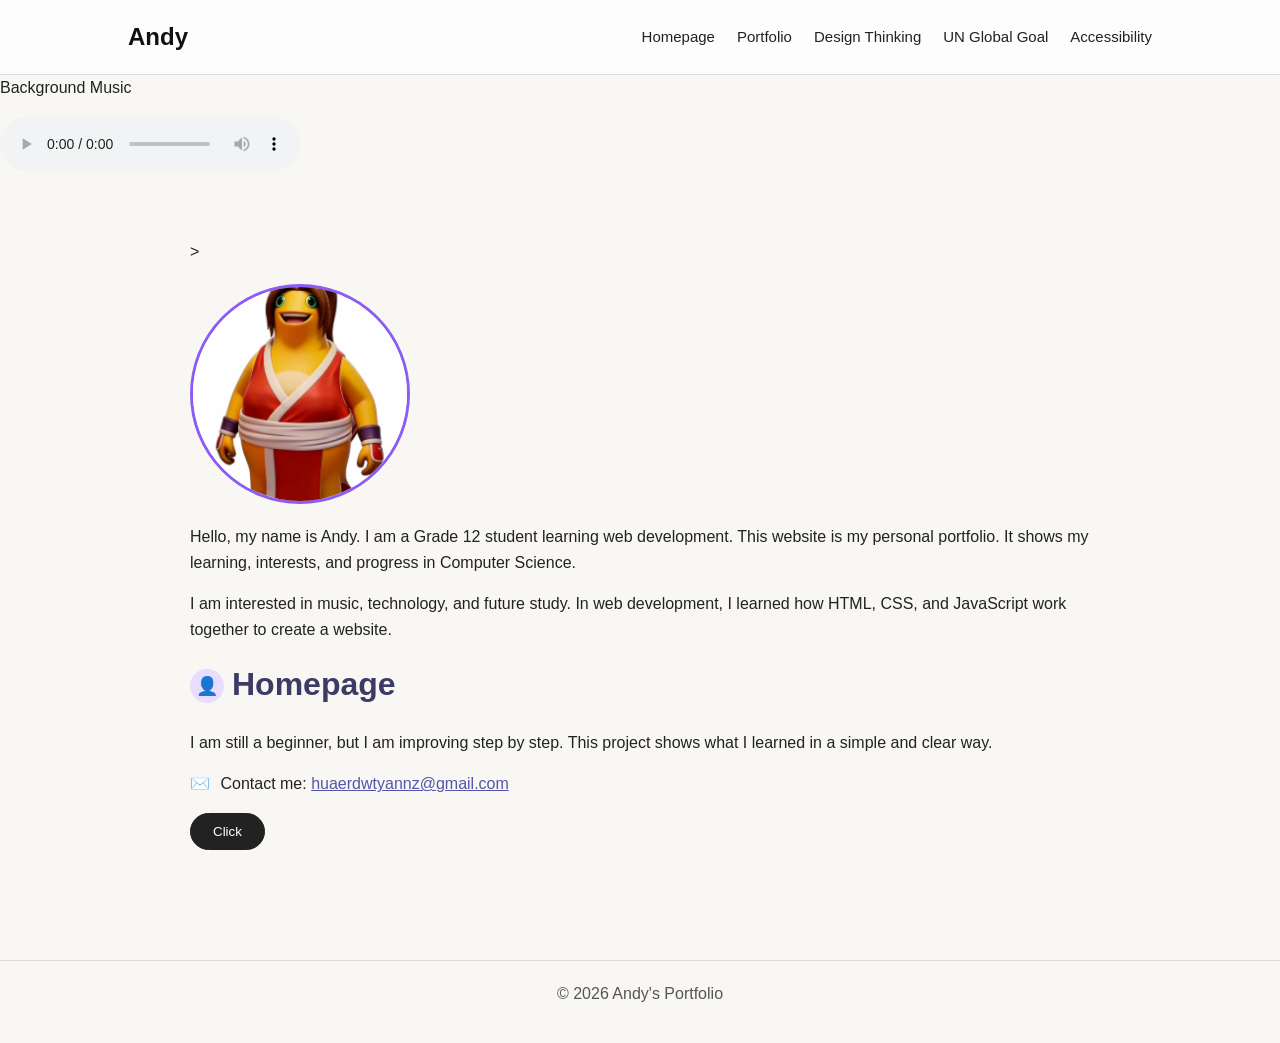
<file: index.html>
<!DOCTYPE html>
<html lang="en">
<head>
    <meta charset="UTF-8">
    <meta name="viewport" content="width=device-width, initial-scale=1.0">
    <title>Andy - Homepage</title>
    <link rel="stylesheet" href="styles/main.css">
</head>

<body>
    <header>
        <nav class="navbar">
            <h1>Andy</h1>

            <ul>
                <li><a href="index.html">Homepage</a></li>
                <li><a href="portfolio.html">Portfolio</a></li>
                <li><a href="design.html">Design Thinking</a></li>
                <li><a href="goal.html">UN Global Goal</a></li>
                <li><a href="accessibility.html">Accessibility</a></li>
            </ul>
        </nav>

<div class="music-area">
    <p>Background Music</p>
    <audio src="audio/bgm.mp3" controls loop></audio>
</div>
    </header>

    <main class="page">
        <section class="content">
            >

            <img class="profile-photo" src="images/andy.jpg" alt="Photo of Andy">

            <p>
                Hello, my name is Andy. I am a Grade 12 student learning web development.
                This website is my personal portfolio. It shows my learning, interests, and
                progress in Computer Science.
            </p>

            <p>
                I am interested in music, technology, and future study. In web development,
                I learned how HTML, CSS, and JavaScript work together to create a website.
            </p>

            <p><h2><span class="icon" aria-hidden="true">👤</span>Homepage</h2>
                I am still a beginner, but I am improving step by step. This project shows
                what I learned in a simple and clear way.
            </p>

            <p class="contact">
    <span class="small-icon" aria-hidden="true">✉️</span>
    Contact me:
    <a href="mailto:huaerdwtyannz@gmail.com">huaerdwtyannz@gmail.com</a>
</p>

            <button id="introBtn" class="circle-btn">Click</button>
            <p id="introText" class="message"></p>
        </section>
    </main>

    <footer>
        <p>© 2026 Andy's Portfolio</p>
    </footer>

    <script src="scripts/main.js"></script>
</body>
</html>
</file>
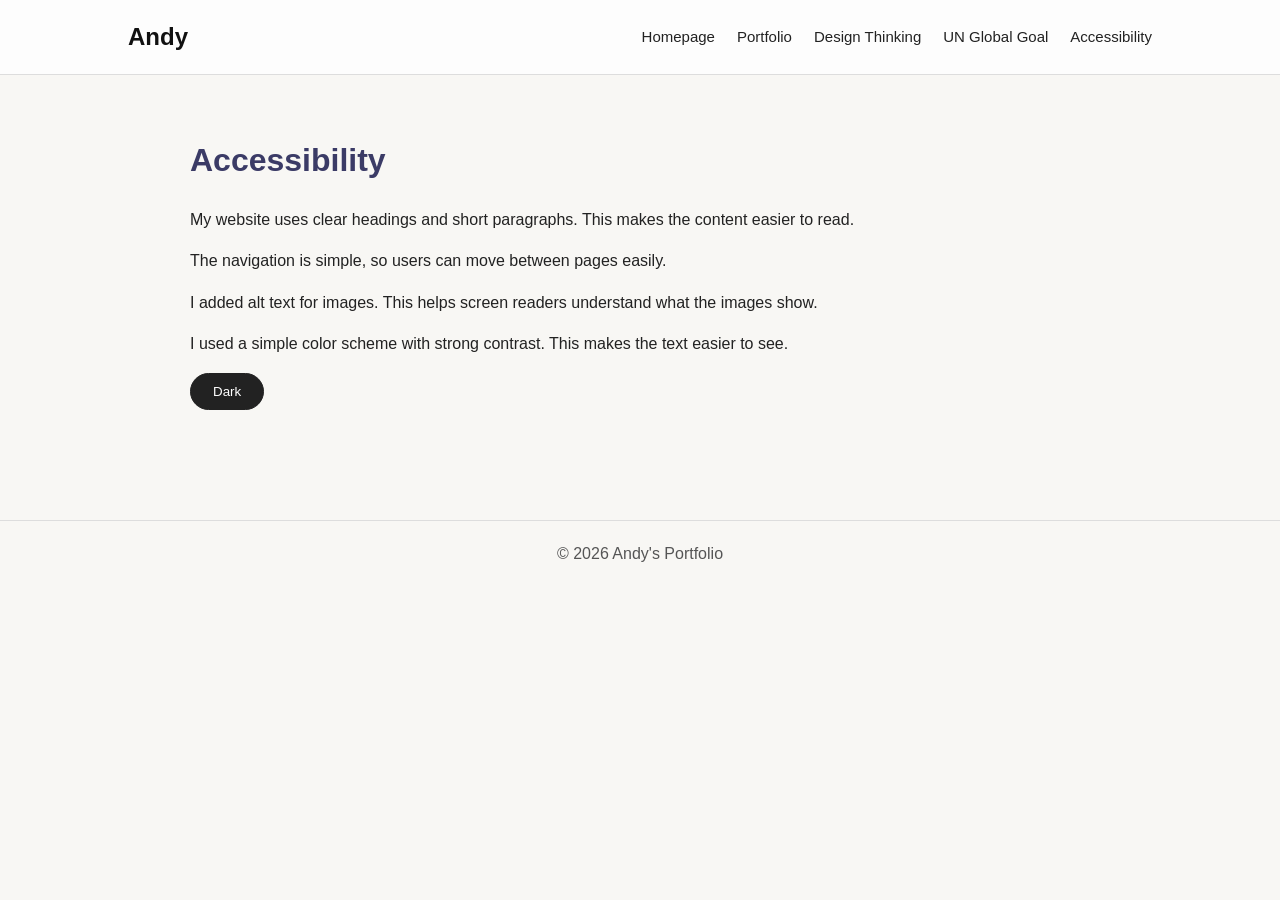
<file: accessibility.html>
<!DOCTYPE html>
<html lang="en">
<head>
    <meta charset="UTF-8">
    <meta name="viewport" content="width=device-width, initial-scale=1.0">
    <title>Andy - Accessibility</title>
    <link rel="stylesheet" href="styles/main.css">
</head>

<body>
    <header>
        <nav class="navbar">
            <h1>Andy</h1>

            <ul>
                <li><a href="index.html">Homepage</a></li>
                <li><a href="portfolio.html">Portfolio</a></li>
                <li><a href="design.html">Design Thinking</a></li>
                <li><a href="goal.html">UN Global Goal</a></li>
                <li><a href="accessibility.html">Accessibility</a></li>
            </ul>
        </nav>
    </header>

    <main class="page">
        <section class="content">
            <h2>Accessibility</h2>

            <p>
                My website uses clear headings and short paragraphs. This makes the content
                easier to read.
            </p>

            <p>
                The navigation is simple, so users can move between pages easily.
            </p>

            <p>
                I added alt text for images. This helps screen readers understand what the
                images show.
            </p>

            <p>
                I used a simple color scheme with strong contrast. This makes the text easier
                to see.
            </p>

            <button id="themeBtn" class="circle-btn">Dark</button>
        </section>
    </main>

    <footer>
        <p>© 2026 Andy's Portfolio</p>
    </footer>

    <script src="scripts/main.js"></script>
</body>
</html>
</file>
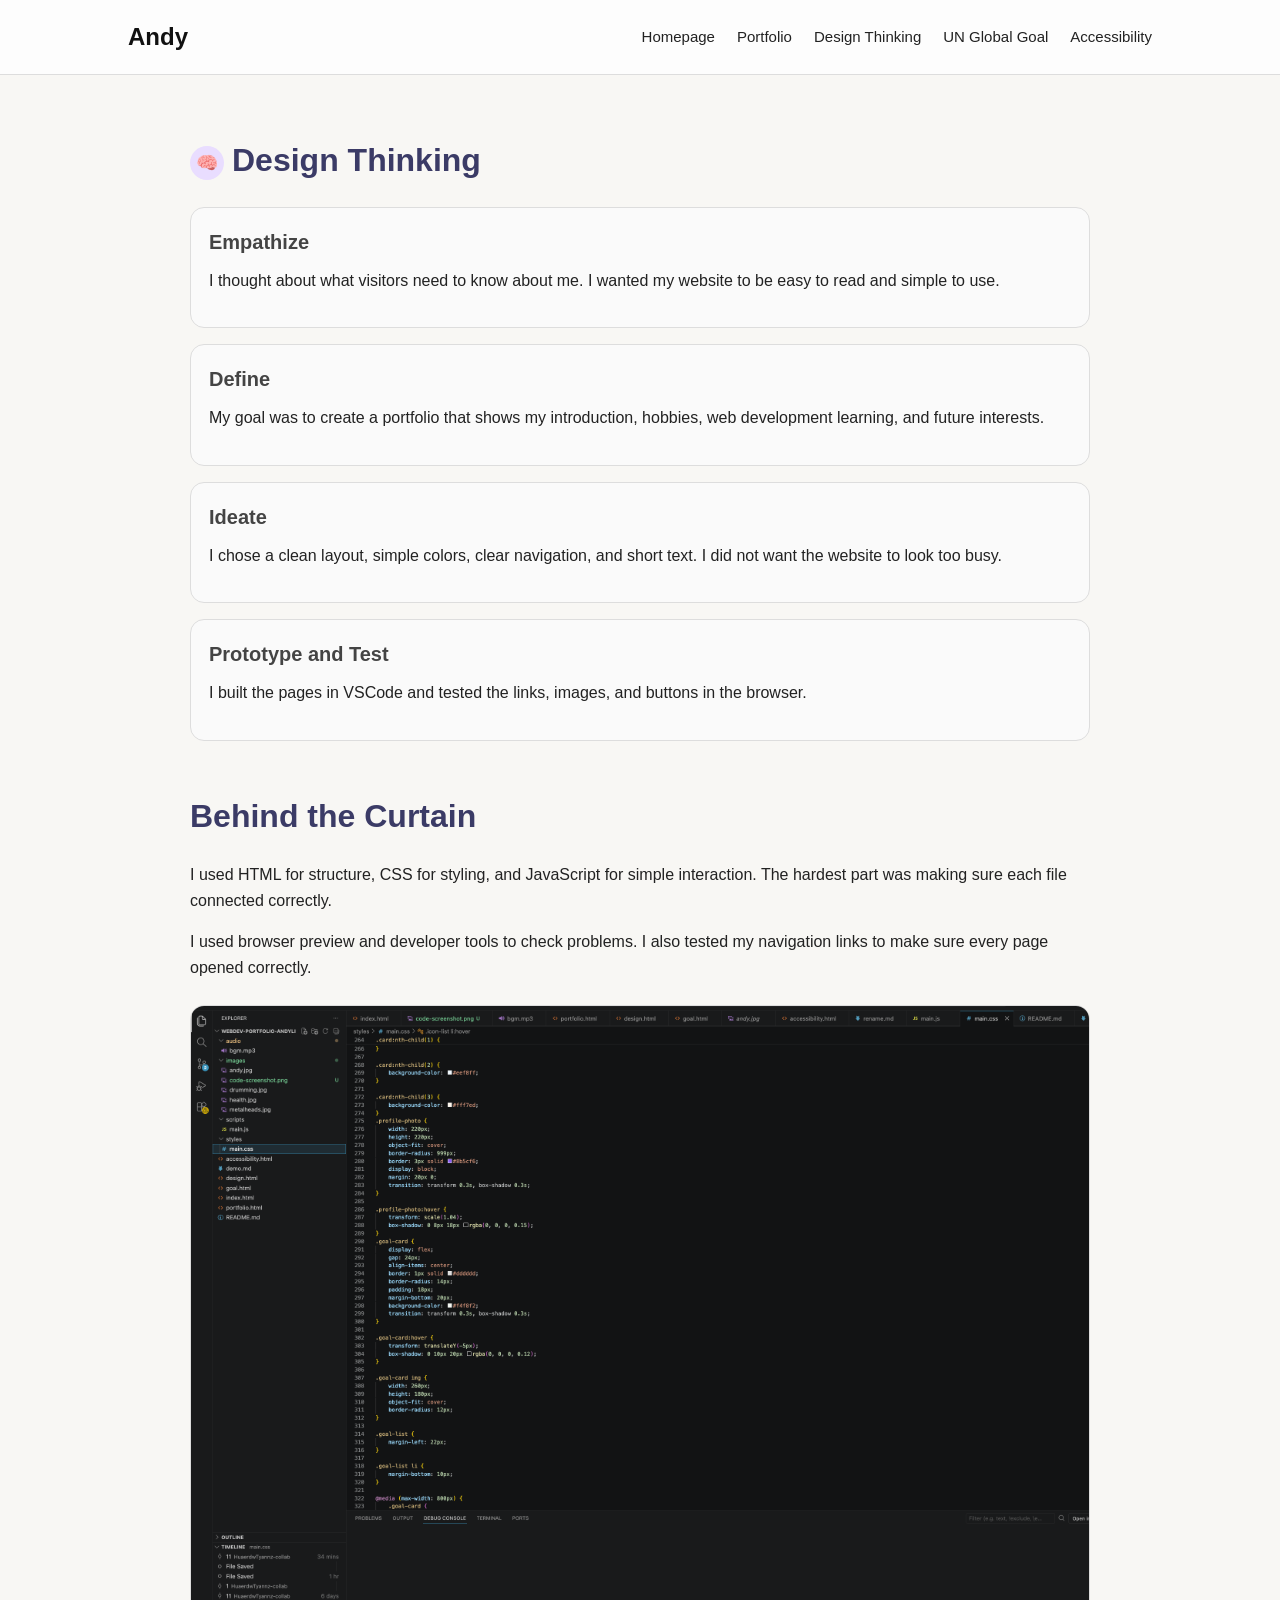
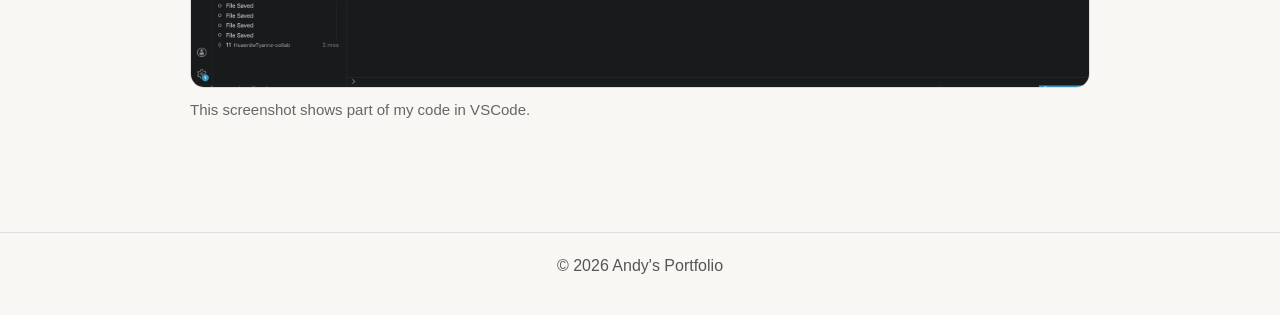
<file: design.html>
<!DOCTYPE html>
<html lang="en">
<head>
    <meta charset="UTF-8">
    <meta name="viewport" content="width=device-width, initial-scale=1.0">
    <title>Andy - Design Thinking</title>
    <link rel="stylesheet" href="styles/main.css">
</head>

<body>
    <header>
        <nav class="navbar">
            <h1>Andy</h1>

            <ul>
                <li><a href="index.html">Homepage</a></li>
                <li><a href="portfolio.html">Portfolio</a></li>
                <li><a href="design.html">Design Thinking</a></li>
                <li><a href="goal.html">UN Global Goal</a></li>
                <li><a href="accessibility.html">Accessibility</a></li>
            </ul>
        </nav>
    </header>

    <main class="page">
        <section class="content">
            <h2><span class="icon" aria-hidden="true">🧠</span>Design Thinking</h2>

            <div class="simple-box">
                <h3>Empathize</h3>
                <p>
                    I thought about what visitors need to know about me. I wanted my website
                    to be easy to read and simple to use.
                </p>
            </div>

            <div class="simple-box">
                <h3>Define</h3>
                <p>
                    My goal was to create a portfolio that shows my introduction, hobbies,
                    web development learning, and future interests.
                </p>
            </div>

            <div class="simple-box">
                <h3>Ideate</h3>
                <p>
                    I chose a clean layout, simple colors, clear navigation, and short text.
                    I did not want the website to look too busy.
                </p>
            </div>

            <div class="simple-box">
                <h3>Prototype and Test</h3>
                <p>
                    I built the pages in VSCode and tested the links, images, and buttons
                    in the browser.
                </p>
            </div>
        </section>

        <section class="content">
            <h2>Behind the Curtain</h2>

            <p>
                I used HTML for structure, CSS for styling, and JavaScript for simple
                interaction. The hardest part was making sure each file connected correctly.
            </p>

            <p>
                I used browser preview and developer tools to check problems. I also tested
                my navigation links to make sure every page opened correctly.
            </p>

            <figure class="code-screenshot-box">
    <img src="images/code-screenshot.png" alt="Screenshot of my website code in VSCode">
    <figcaption>
        This screenshot shows part of my code in VSCode.
    </figcaption>
</figure>
        </section>
    </main>

    <footer>
        <p>© 2026 Andy's Portfolio</p>
    </footer>

    <script src="scripts/main.js"></script>
</body>
</html>
</file>
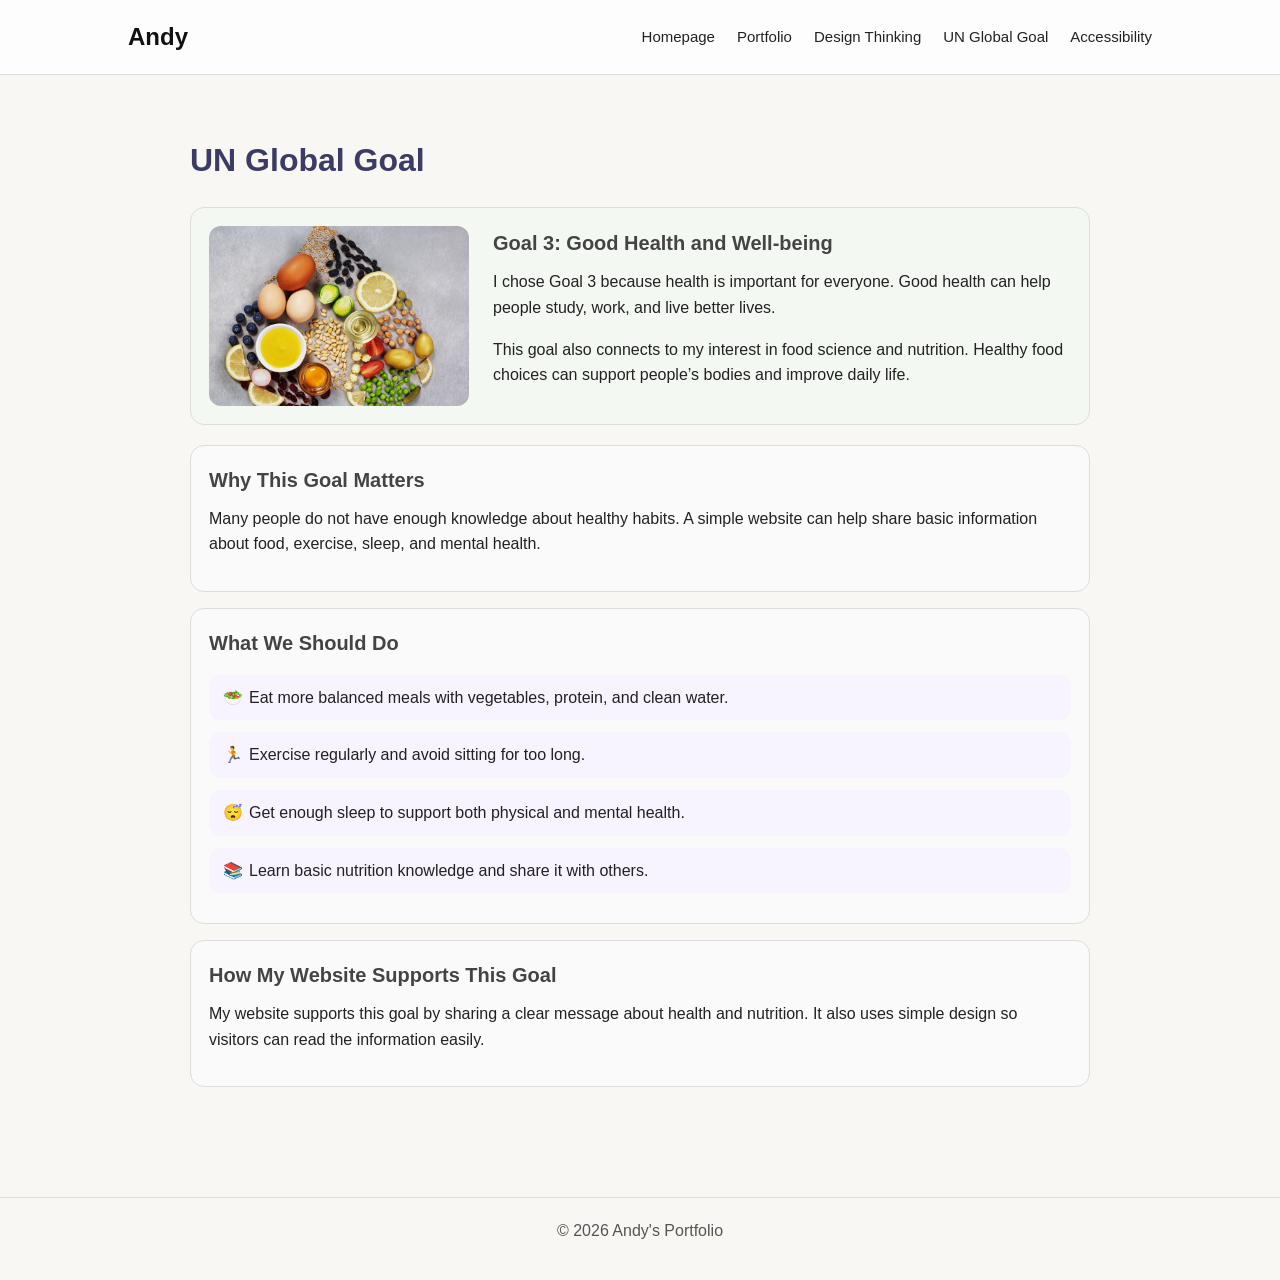
<file: goal.html>
<!DOCTYPE html>
<html lang="en">
<head>
    <meta charset="UTF-8">
    <meta name="viewport" content="width=device-width, initial-scale=1.0">
    <title>Andy - UN Global Goal</title>
    <link rel="stylesheet" href="styles/main.css">
</head>

<body>
    <header>
        <nav class="navbar">
            <h1>Andy</h1>

            <ul>
                <li><a href="index.html">Homepage</a></li>
                <li><a href="portfolio.html">Portfolio</a></li>
                <li><a href="design.html">Design Thinking</a></li>
                <li><a href="goal.html">UN Global Goal</a></li>
                <li><a href="accessibility.html">Accessibility</a></li>
            </ul>
        </nav>
    </header>

    <main class="page">
        <section class="content">
    <h2>UN Global Goal</h2>

    <div class="goal-card">
        <img src="images/health.jpg" alt="Healthy food and well-being">

        <div>
            <h3>Goal 3: Good Health and Well-being</h3>

            <p>
                I chose Goal 3 because health is important for everyone. Good health
                can help people study, work, and live better lives.
            </p>

            <p>
                This goal also connects to my interest in food science and nutrition.
                Healthy food choices can support people’s bodies and improve daily life.
            </p>
        </div>
    </div>

    <div class="simple-box">
        <h3>Why This Goal Matters</h3>
        <p>
            Many people do not have enough knowledge about healthy habits. A simple
            website can help share basic information about food, exercise, sleep, and
            mental health.
        </p>
    </div>

    <div class="simple-box">
        <h3>What We Should Do</h3>
        <ul class="icon-list">
    <li><span class="small-icon" aria-hidden="true">🥗</span>Eat more balanced meals with vegetables, protein, and clean water.</li>
    <li><span class="small-icon" aria-hidden="true">🏃</span>Exercise regularly and avoid sitting for too long.</li>
    <li><span class="small-icon" aria-hidden="true">😴</span>Get enough sleep to support both physical and mental health.</li>
    <li><span class="small-icon" aria-hidden="true">📚</span>Learn basic nutrition knowledge and share it with others.</li>
</ul>
    </div>

    <div class="simple-box">
        <h3>How My Website Supports This Goal</h3>
        <p>
            My website supports this goal by sharing a clear message about health and
            nutrition. It also uses simple design so visitors can read the information easily.
        </p>
    </div>
</section>
    </main>

    <footer>
        <p>© 2026 Andy's Portfolio</p>
    </footer>

    <script src="scripts/main.js"></script>
</body>
</html>
</file>
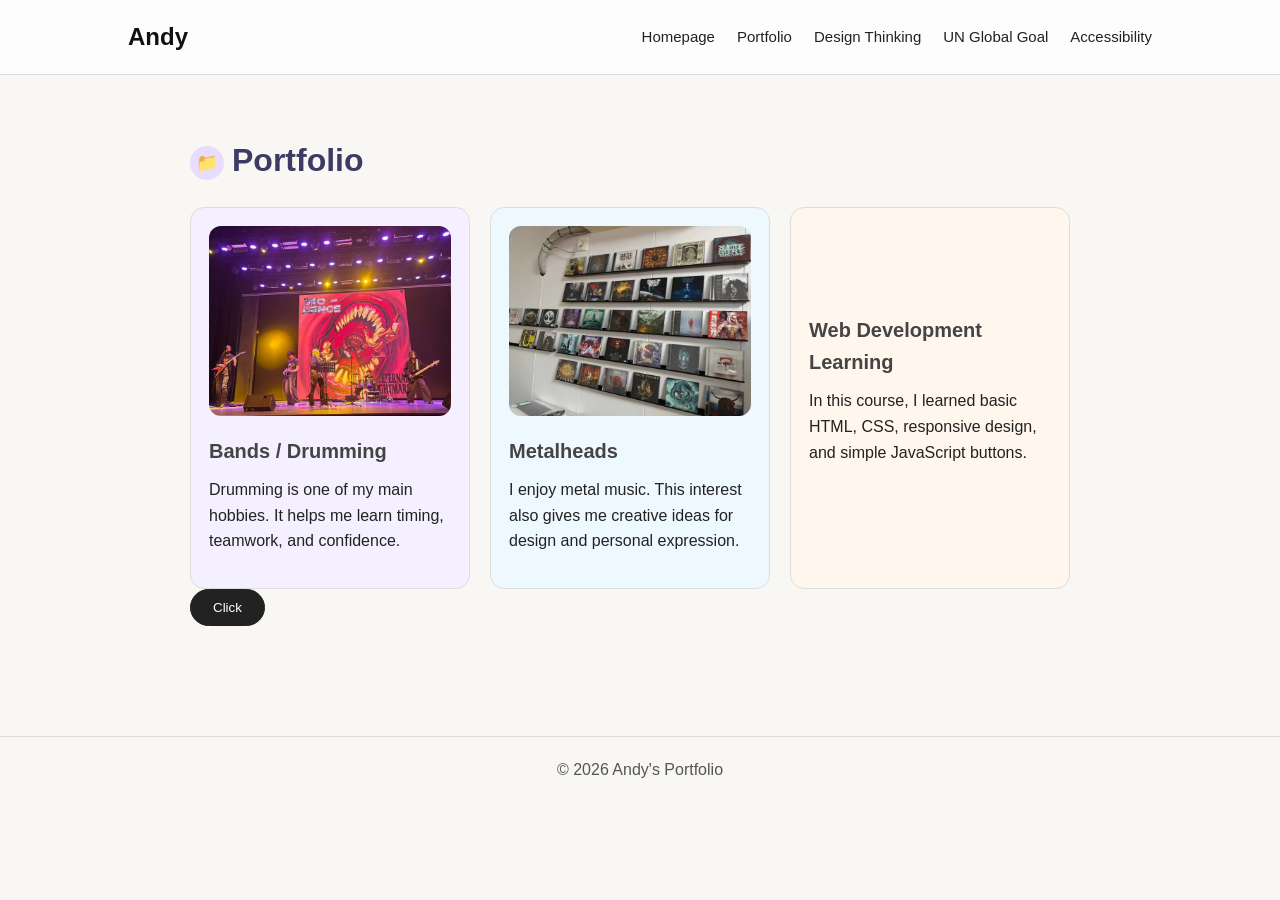
<file: portfolio.html>
<!DOCTYPE html>
<html lang="en">
<head>
    <meta charset="UTF-8">
    <meta name="viewport" content="width=device-width, initial-scale=1.0">
    <title>Andy - Portfolio</title>
    <link rel="stylesheet" href="styles/main.css">
</head>

<body>
    <header>
        <nav class="navbar">
            <h1>Andy</h1>

            <ul>
                <li><a href="index.html">Homepage</a></li>
                <li><a href="portfolio.html">Portfolio</a></li>
                <li><a href="design.html">Design Thinking</a></li>
                <li><a href="goal.html">UN Global Goal</a></li>
                <li><a href="accessibility.html">Accessibility</a></li>
            </ul>
        </nav>
    </header>

    <main class="page">
        <section class="content">
            <h2><span class="icon" aria-hidden="true">📁</span>Portfolio</h2>

            <div class="portfolio-grid">
                <article class="card">
                    <img src="images/drumming.jpg" alt="Andy playing drums">
                    <h3>Bands / Drumming</h3>
                    <p>
                        Drumming is one of my main hobbies. It helps me learn timing,
                        teamwork, and confidence.
                    </p>
                </article>

                <article class="card">
                    <img src="images/metalheads.jpg" alt="A collection of metal music CDs">
                    <h3>Metalheads</h3>
                    <p>
                        I enjoy metal music. This interest also gives me creative ideas
                        for design and personal expression.
                    </p>
                </article>

                <article class="card no-image-card">
                    <h3>Web Development Learning</h3>
                    <p>
                        In this course, I learned basic HTML, CSS, responsive design,
                        and simple JavaScript buttons.
                    </p>
                </article>
            </div>

            <button id="portfolioBtn" class="circle-btn">Click</button>
            <p id="portfolioText" class="message"></p>
        </section>
    </main>

    <footer>
        <p>© 2026 Andy's Portfolio</p>
    </footer>

    <script src="scripts/main.js"></script>
</body>
</html>
</file>
<file: styles/main.css>
* {
    margin: 0;
    padding: 0;
    box-sizing: border-box;
}

body {
    font-family: Arial, Helvetica, sans-serif;
    background-color: white;
    color: #222222;
    line-height: 1.6;
}

.navbar {
    border-bottom: 1px solid #dddddd;
    padding: 18px 10%;
    display: flex;
    justify-content: space-between;
    align-items: center;
    background-color: white;
}

.navbar h1 {
    font-size: 24px;
    color: #111111;
}

.navbar ul {
    list-style: none;
    display: flex;
    gap: 22px;
}

.navbar a {
    color: #222222;
    text-decoration: none;
    font-size: 15px;
}

.navbar a:hover {
    color: #5555aa;
}

.page {
    padding: 60px 10%;
}

.content {
    max-width: 900px;
    margin: 0 auto 50px auto;
}

h2 {
    font-size: 32px;
    margin-bottom: 20px;
    color: #111111;
}

h3 {
    font-size: 20px;
    margin-bottom: 10px;
}

p {
    margin-bottom: 16px;
}

.contact a {
    color: #5555aa;
}

.portfolio-grid {
    display: flex;
    gap: 20px;
    flex-wrap: wrap;
}

.card {
    border: 1px solid #dddddd;
    border-radius: 14px;
    padding: 18px;
    width: 280px;
    background-color: #fafafa;
}

.card img {
    width: 100%;
    height: 190px;
    object-fit: cover;
    border-radius: 12px;
    margin-bottom: 12px;
}

.no-image-card {
    display: flex;
    flex-direction: column;
    justify-content: center;
}

.simple-box {
    border: 1px solid #dddddd;
    border-radius: 14px;
    padding: 18px;
    margin-bottom: 16px;
    background-color: #fafafa;
}

.screenshot-box {
    border: 1px dashed #999999;
    border-radius: 14px;
    padding: 40px;
    text-align: center;
    color: #666666;
    margin: 20px 0;
}

.circle-btn {
    border: 1px solid #222222;
    border-radius: 999px;
    padding: 10px 22px;
    background-color: #222222;
    color: white;
    cursor: pointer;
}

.circle-btn:hover {
    background-color: #5555aa;
    border-color: #5555aa;
}

.message {
    margin-top: 16px;
    font-weight: bold;
}

footer {
    border-top: 1px solid #dddddd;
    text-align: center;
    padding: 20px;
    color: #555555;
}

/* Dark mode */
.dark-mode {
    background-color: #111111;
    color: #eeeeee;
}

.dark-mode .navbar {
    background-color: #111111;
    border-bottom: 1px solid #444444;
}

.dark-mode .navbar h1,
.dark-mode .navbar a,
.dark-mode h2,
.dark-mode h3 {
    color: #eeeeee;
}

.dark-mode .card,
.dark-mode .simple-box {
    background-color: #1d1d1d;
    border-color: #444444;
}

.dark-mode footer {
    border-top: 1px solid #444444;
}

/* Responsive design */
@media (max-width: 800px) {
    .navbar {
        flex-direction: column;
        gap: 14px;
    }

    .navbar ul {
        flex-direction: column;
        text-align: center;
        gap: 10px;
    }

    .portfolio-grid {
        flex-direction: column;
    }

    .card {
        width: 100%;
    }
}
/* Extra simple color and hover effects */

body {
    background-color: #f8f7f4;
}

.navbar {
    background-color: #fdfdfd;
}

.navbar a {
    position: relative;
    transition: color 0.3s;
}

.navbar a::after {
    content: "";
    width: 0;
    height: 2px;
    background-color: #8b5cf6;
    position: absolute;
    left: 0;
    bottom: -5px;
    transition: width 0.3s;
}

.navbar a:hover {
    color: #8b5cf6;
}

.navbar a:hover::after {
    width: 100%;
}

.card,
.simple-box {
    transition: transform 0.3s, box-shadow 0.3s, border-color 0.3s;
}

.card:hover,
.simple-box:hover {
    transform: translateY(-6px);
    box-shadow: 0 10px 20px rgba(0, 0, 0, 0.12);
    border-color: #8b5cf6;
}

.card img {
    transition: transform 0.3s;
}

.card:hover img {
    transform: scale(1.04);
}

.circle-btn {
    transition: transform 0.3s, background-color 0.3s;
}

.circle-btn:hover {
    transform: scale(1.06);
    background-color: #8b5cf6;
    border-color: #8b5cf6;
}

h2 {
    color: #3b3b66;
}

h3 {
    color: #444444;
}

.card:nth-child(1) {
    background-color: #f4f0ff;
}

.card:nth-child(2) {
    background-color: #eef8ff;
}

.card:nth-child(3) {
    background-color: #fff7ed;
}
.profile-photo {
    width: 220px;
    height: 220px;
    object-fit: cover;
    border-radius: 999px;
    border: 3px solid #8b5cf6;
    display: block;
    margin: 20px 0;
    transition: transform 0.3s, box-shadow 0.3s;
}

.profile-photo:hover {
    transform: scale(1.04);
    box-shadow: 0 8px 18px rgba(0, 0, 0, 0.15);
}
.goal-card {
    display: flex;
    gap: 24px;
    align-items: center;
    border: 1px solid #dddddd;
    border-radius: 14px;
    padding: 18px;
    margin-bottom: 20px;
    background-color: #f4f8f2;
    transition: transform 0.3s, box-shadow 0.3s;
}

.goal-card:hover {
    transform: translateY(-5px);
    box-shadow: 0 10px 20px rgba(0, 0, 0, 0.12);
}

.goal-card img {
    width: 260px;
    height: 180px;
    object-fit: cover;
    border-radius: 12px;
}

.goal-list {
    margin-left: 22px;
}

.goal-list li {
    margin-bottom: 10px;
}

@media (max-width: 800px) {
    .goal-card {
        flex-direction: column;
        align-items: flex-start;
    }

    .goal-card img {
        width: 100%;
        height: 220px;
    }
}
.icon {
    display: inline-flex;
    align-items: center;
    justify-content: center;
    width: 34px;
    height: 34px;
    border-radius: 50%;
    background-color: #e9ddff;
    margin-right: 8px;
    font-size: 18px;
    vertical-align: middle;
}

.small-icon {
    display: inline-block;
    margin-right: 6px;
}

.icon-list {
    list-style: none;
    margin-top: 16px;
}

.icon-list li {
    margin-bottom: 12px;
    padding: 10px 14px;
    border-radius: 12px;
    background-color: #f7f3ff;
    transition: transform 0.3s, background-color 0.3s;
}

.icon-list li:hover {
    transform: translateX(6px);
    background-color: #eee7ff;
}
.code-screenshot-box {
    margin: 24px 0;
}

.code-screenshot-box img {
    width: 100%;
    max-width: 900px;
    border-radius: 14px;
    border: 1px solid #dddddd;
    display: block;
}

.code-screenshot-box figcaption {
    margin-top: 10px;
    color: #666666;
    font-size: 15px;
}
</file>
